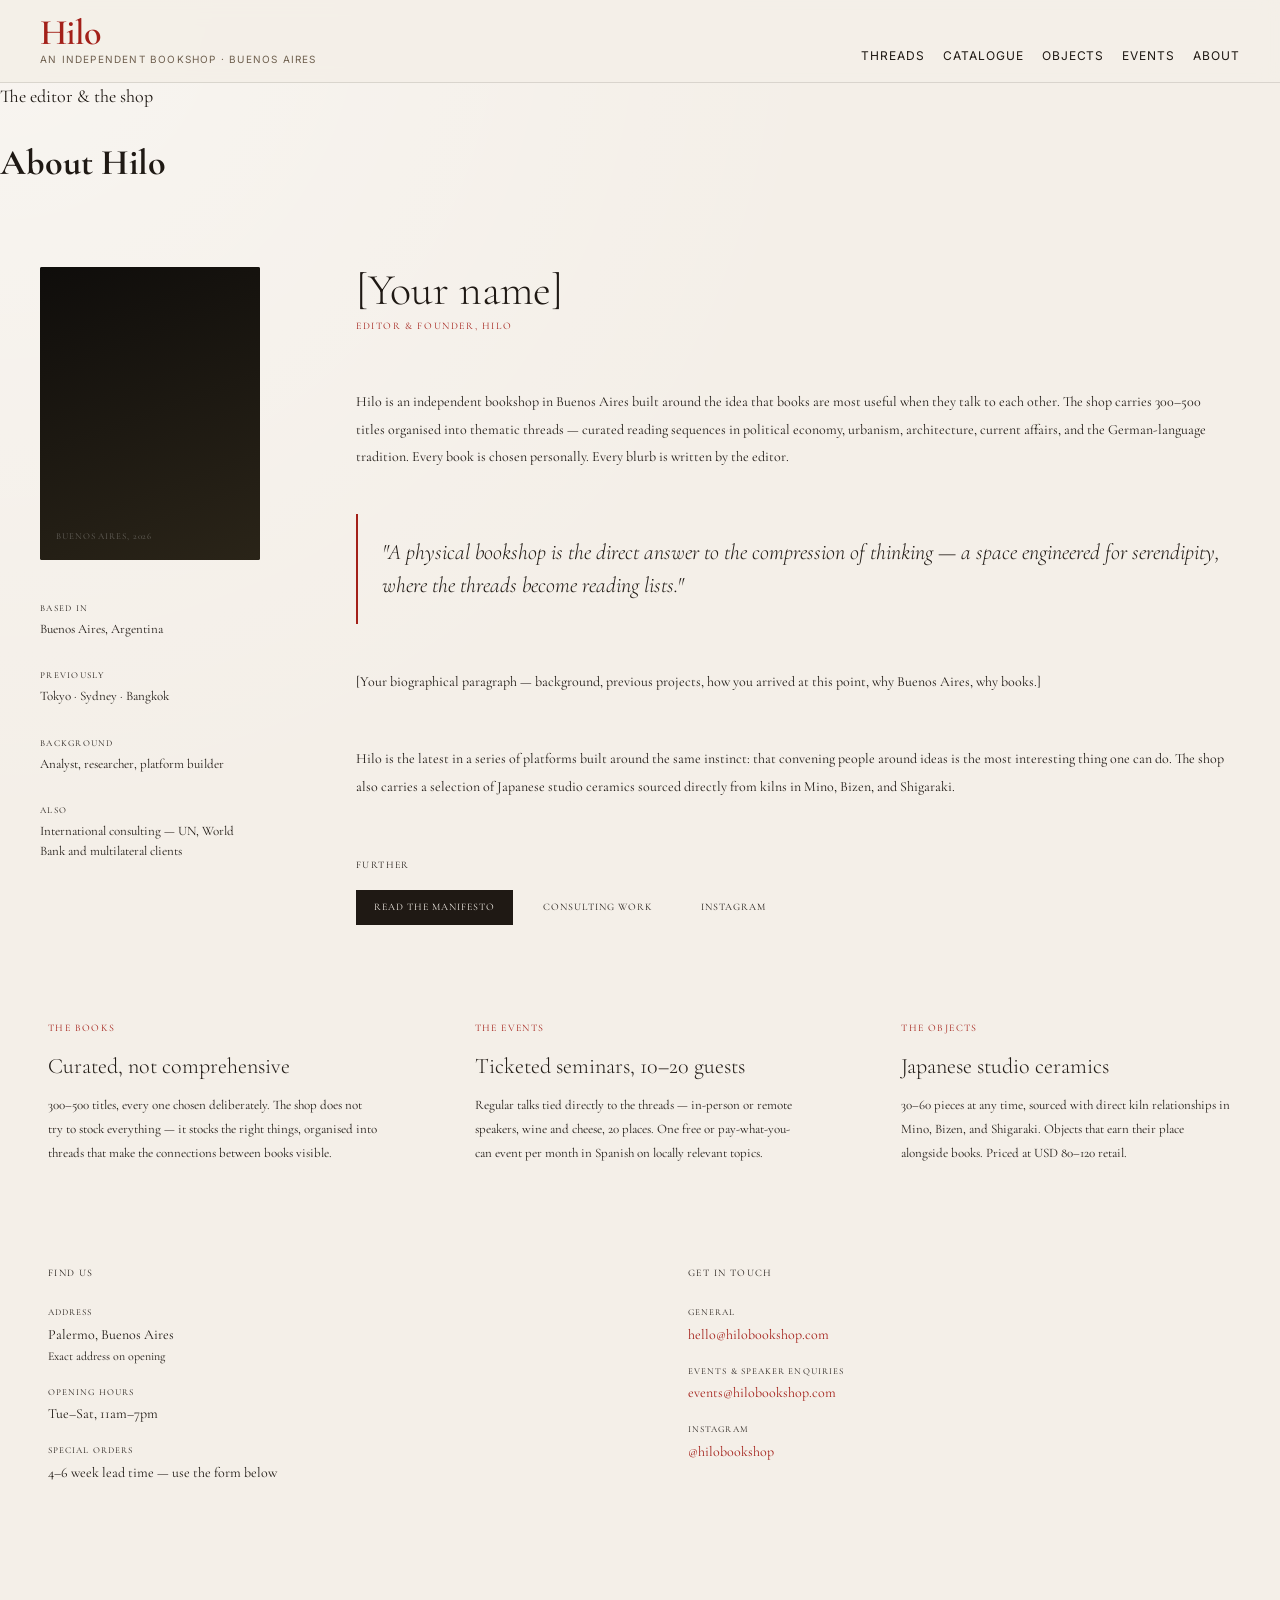
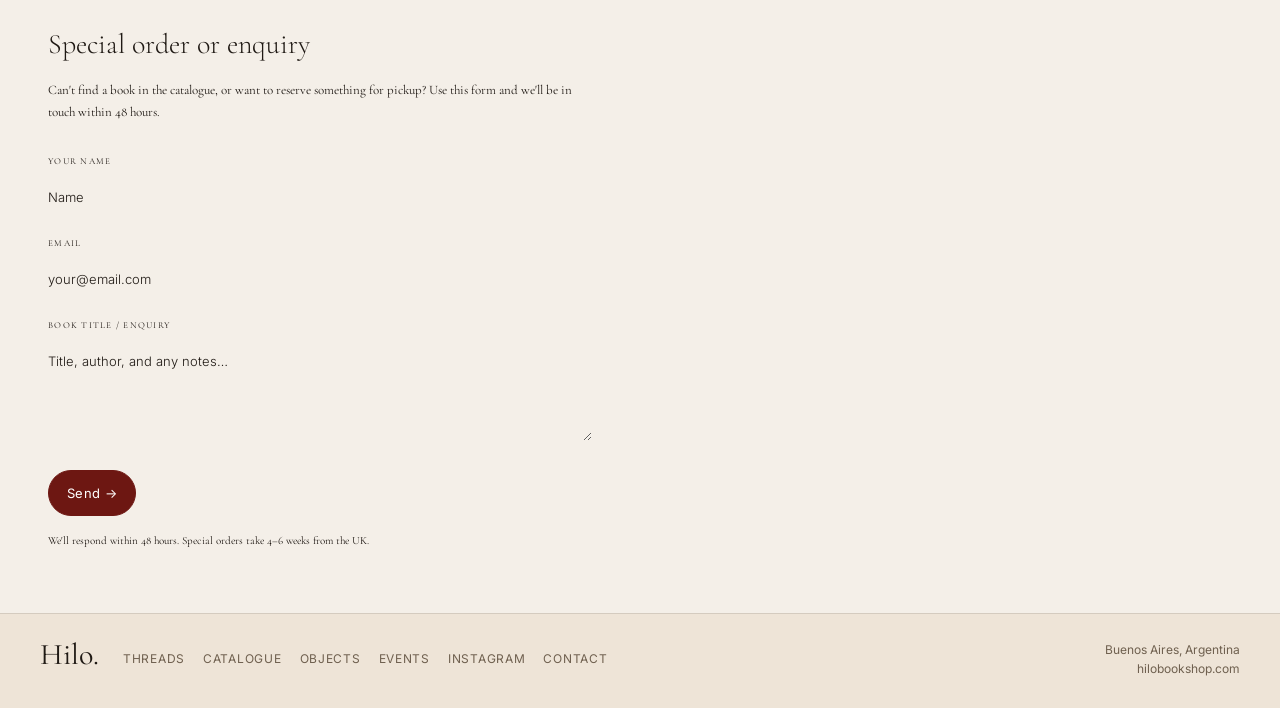
<file: about.html>
<!DOCTYPE html>
<html lang="en">
<head>
  <meta charset="UTF-8">
  <meta name="viewport" content="width=device-width, initial-scale=1.0">
  <title>About — Hilo Bookshop</title>
  <meta name="description" content="About Hilo — an independent bookshop in Buenos Aires built around threads of connected thinking.">
  <link rel="stylesheet" href="css/style.css">
  <style>
    /* ── Main grid: portrait sidebar + bio ── */
    .about-main {
      display: grid;
      grid-template-columns: 300px 1fr;
      border-bottom: 1px solid var(--border);
    }

    .about-sidebar {
      padding: 52px 40px;
      border-right: 1px solid var(--border);
    }

    .about-portrait {
      width: 100%;
      aspect-ratio: 3/4;
      background: #1a1612;
      border-radius: 2px;
      position: relative;
      overflow: hidden;
      display: flex;
      align-items: flex-end;
      padding: 16px;
      margin-bottom: 28px;
    }

    .about-portrait img {
      position: absolute;
      inset: 0;
      width: 100%;
      height: 100%;
      object-fit: cover;
    }

    .about-portrait-bg {
      position: absolute;
      inset: 0;
      background: linear-gradient(160deg, #0f0d0b 0%, #2a2418 100%);
    }

    .about-portrait-caption {
      position: relative;
      z-index: 1;
      font-size: 9px;
      letter-spacing: 0.1em;
      text-transform: uppercase;
      color: rgba(255,255,255,0.3);
    }

    .about-details { display: flex; flex-direction: column; gap: 16px; }

    .about-detail-row { border-top: 1px solid var(--border); padding-top: 14px; }

    .about-detail-label {
      font-size: 9px;
      letter-spacing: 0.14em;
      text-transform: uppercase;
      color: var(--muted);
      margin-bottom: 4px;
    }

    .about-detail-val { font-size: 13px; color: var(--ink); line-height: 1.5; }

    /* ── Bio content ── */
    .about-content { padding: 52px 56px; }

    .about-name {
      font-family: var(--serif);
      font-size: 44px;
      font-weight: 300;
      line-height: 1.05;
      margin-bottom: 6px;
    }

    .about-role {
      font-size: 10px;
      letter-spacing: 0.16em;
      text-transform: uppercase;
      color: var(--accent);
      margin-bottom: 40px;
    }

    .about-body {
      display: flex;
      flex-direction: column;
      gap: 22px;
      margin-bottom: 44px;
    }

    .about-body p {
      font-size: 14px;
      line-height: 1.95;
      color: var(--muted);
    }

    .about-body p strong { color: var(--ink); font-weight: 400; }

    .about-pullquote {
      border-left: 2px solid var(--accent);
      padding-left: 24px;
      margin: 8px 0;
    }

    .about-pullquote p {
      font-family: var(--serif);
      font-size: 22px;
      font-weight: 300;
      font-style: italic;
      line-height: 1.5;
      color: var(--ink) !important;
    }

    .about-links-heading {
      font-size: 10px;
      letter-spacing: 0.14em;
      text-transform: uppercase;
      color: var(--muted);
      margin-bottom: 16px;
    }

    .about-links { display: flex; gap: 12px; flex-wrap: wrap; }

    .about-link {
      font-size: 10px;
      letter-spacing: 0.1em;
      text-transform: uppercase;
      padding: 10px 18px;
      border: 1px solid var(--border);
      color: var(--ink);
      text-decoration: none;
      transition: border-color 0.2s;
    }

    .about-link:hover { border-color: var(--ink); }

    .about-link.primary {
      background: var(--ink);
      color: var(--paper);
      border-color: var(--ink);
    }

    .about-link.primary:hover { opacity: 0.75; }

    /* ── Three pillars ── */
    .pillars-section {
      display: grid;
      grid-template-columns: 1fr 1fr 1fr;
      border-bottom: 1px solid var(--border);
    }

    .pillar { padding: 44px 48px; }
    .pillar + .pillar { border-left: 1px solid var(--border); }

    .pillar-label {
      font-size: 10px;
      letter-spacing: 0.14em;
      text-transform: uppercase;
      color: var(--accent);
      margin-bottom: 16px;
    }

    .pillar-heading {
      font-family: var(--serif);
      font-size: 22px;
      font-weight: 300;
      margin-bottom: 14px;
      line-height: 1.2;
    }

    .pillar-text {
      font-size: 13px;
      line-height: 1.85;
      color: var(--muted);
    }

    /* ── Contact ── */
    .contact-section {
      display: grid;
      grid-template-columns: 1fr 1fr;
      border-bottom: 1px solid var(--border);
    }

    .contact-col { padding: 44px 48px; }
    .contact-col + .contact-col { border-left: 1px solid var(--border); }

    .contact-label {
      font-size: 10px;
      letter-spacing: 0.14em;
      text-transform: uppercase;
      color: var(--muted);
      margin-bottom: 24px;
      display: flex;
      align-items: center;
      gap: 12px;
    }

    .contact-label::after {
      content: '';
      flex: 1;
      height: 1px;
      background: var(--border);
    }

    .contact-item { margin-bottom: 20px; }

    .contact-item-label {
      font-size: 9px;
      letter-spacing: 0.12em;
      text-transform: uppercase;
      color: var(--muted);
      margin-bottom: 4px;
    }

    .contact-item-val { font-size: 14px; color: var(--ink); line-height: 1.5; }
    .contact-item-val a { color: var(--accent); text-decoration: none; }
    .contact-item-val a:hover { text-decoration: underline; }

    /* ── Order form ── */
    .order-form {
      padding: 52px 48px;
      border-bottom: 1px solid var(--border);
      max-width: 640px;
    }

    .order-form-title {
      font-family: var(--serif);
      font-size: 28px;
      font-weight: 300;
      margin-bottom: 8px;
    }

    .order-form-sub {
      font-size: 13px;
      color: var(--muted);
      line-height: 1.7;
      margin-bottom: 32px;
    }

    .form-row { margin-bottom: 20px; }

    .form-label {
      display: block;
      font-size: 9px;
      letter-spacing: 0.14em;
      text-transform: uppercase;
      color: var(--muted);
      margin-bottom: 8px;
    }

    .form-input,
    .form-textarea {
      width: 100%;
      padding: 12px 0;
      font-family: var(--sans);
      font-size: 13px;
      font-weight: 300;
      border: none;
      border-bottom: 1px solid var(--border);
      background: transparent;
      color: var(--ink);
      outline: none;
      transition: border-color 0.2s;
    }

    .form-input:focus,
    .form-textarea:focus { border-bottom-color: var(--ink); }

    .form-textarea { min-height: 100px; resize: vertical; }

    .form-input::placeholder,
    .form-textarea::placeholder { color: var(--muted); }

    .form-note {
      font-size: 11px;
      color: var(--muted);
      line-height: 1.6;
      margin-top: 16px;
    }
  </style>
</head>
<body>

<nav class="nav">
  <a href="index.html" class="nav-logo">
    <span class="nav-logo-main">Hilo</span>
    <span class="nav-logo-sub">An independent bookshop · Buenos Aires</span>
  </a>
  <ul class="nav-links">
    <li><a href="threads.html">Threads</a></li>
    <li><a href="catalogue.html">Catalogue</a></li>
    <li><a href="objects.html">Objects</a></li>
    <li><a href="events.html">Events</a></li>
    <li><a href="about.html" class="active">About</a></li>
  </ul>
</nav>

<div class="page-header">
  <div class="page-header-eyebrow">The editor & the shop</div>
  <h1 class="page-header-title">About Hilo</h1>
</div>

<!-- ── Bio ── -->
<div class="about-main">
  <div class="about-sidebar">
    <div class="about-portrait">
      <div class="about-portrait-bg"></div>
      <!-- Replace with: <img src="assets/portrait.jpg" alt="[Your name]"> -->
      <div class="about-portrait-caption">Buenos Aires, 2026</div>
    </div>
    <div class="about-details">
      <div class="about-detail-row">
        <div class="about-detail-label">Based in</div>
        <div class="about-detail-val">Buenos Aires, Argentina</div>
      </div>
      <div class="about-detail-row">
        <div class="about-detail-label">Previously</div>
        <div class="about-detail-val">Tokyo · Sydney · Bangkok</div>
      </div>
      <div class="about-detail-row">
        <div class="about-detail-label">Background</div>
        <div class="about-detail-val">Analyst, researcher, platform builder</div>
      </div>
      <div class="about-detail-row">
        <div class="about-detail-label">Also</div>
        <div class="about-detail-val">International consulting — UN, World Bank and multilateral clients</div>
      </div>
    </div>
  </div>

  <div class="about-content">
    <!-- !! Replace all placeholder text below with your own words !! -->
    <div class="about-name">[Your name]</div>
    <div class="about-role">Editor & founder, Hilo</div>

    <div class="about-body">
      <p>
        Hilo is an independent bookshop in Buenos Aires built around the idea that
        <strong>books are most useful when they talk to each other.</strong> The shop carries
        300–500 titles organised into thematic threads — curated reading sequences in
        political economy, urbanism, architecture, current affairs, and the German-language
        tradition. Every book is chosen personally. Every blurb is written by the editor.
      </p>

      <div class="about-pullquote">
        <p>
          "A physical bookshop is the direct answer to the compression of thinking — a
          space engineered for serendipity, where the threads become reading lists."
        </p>
      </div>

      <p>
        [Your biographical paragraph — background, previous projects, how you arrived at
        this point, why Buenos Aires, why books.]
      </p>

      <p>
        Hilo is the latest in a series of platforms built around the same instinct:
        that <strong>convening people around ideas is the most interesting thing one can do.</strong>
        The shop also carries a selection of <strong>Japanese studio ceramics</strong> sourced
        directly from kilns in Mino, Bizen, and Shigaraki.
      </p>
    </div>

    <div class="about-links-heading">Further</div>
    <div class="about-links">
      <a href="#" class="about-link primary">Read the manifesto</a>
      <a href="#" class="about-link">Consulting work</a>
      <a href="https://instagram.com/hilobookshop" target="_blank" rel="noopener" class="about-link">Instagram</a>
    </div>
  </div>
</div>

<!-- ── Three pillars ── -->
<div class="pillars-section">
  <div class="pillar">
    <div class="pillar-label">The books</div>
    <div class="pillar-heading">Curated, not comprehensive</div>
    <p class="pillar-text">
      300–500 titles, every one chosen deliberately. The shop does not try to stock
      everything — it stocks the right things, organised into threads that make the
      connections between books visible.
    </p>
  </div>
  <div class="pillar">
    <div class="pillar-label">The events</div>
    <div class="pillar-heading">Ticketed seminars, 10–20 guests</div>
    <p class="pillar-text">
      Regular talks tied directly to the threads — in-person or remote speakers,
      wine and cheese, 20 places. One free or pay-what-you-can event per month
      in Spanish on locally relevant topics.
    </p>
  </div>
  <div class="pillar">
    <div class="pillar-label">The objects</div>
    <div class="pillar-heading">Japanese studio ceramics</div>
    <p class="pillar-text">
      30–60 pieces at any time, sourced with direct kiln relationships in Mino,
      Bizen, and Shigaraki. Objects that earn their place alongside books.
      Priced at USD 80–120 retail.
    </p>
  </div>
</div>

<!-- ── Contact ── -->
<div class="contact-section" id="contact">
  <div class="contact-col">
    <div class="contact-label">Find us</div>
    <div class="contact-item">
      <div class="contact-item-label">Address</div>
      <div class="contact-item-val">
        Palermo, Buenos Aires<br>
        <span style="font-size:12px;color:var(--muted);">Exact address on opening</span>
      </div>
    </div>
    <div class="contact-item">
      <div class="contact-item-label">Opening hours</div>
      <div class="contact-item-val">Tue–Sat, 11am–7pm</div>
    </div>
    <div class="contact-item">
      <div class="contact-item-label">Special orders</div>
      <div class="contact-item-val">4–6 week lead time — use the form below</div>
    </div>
  </div>
  <div class="contact-col">
    <div class="contact-label">Get in touch</div>
    <div class="contact-item">
      <div class="contact-item-label">General</div>
      <div class="contact-item-val"><a href="mailto:hello@hilobookshop.com">hello@hilobookshop.com</a></div>
    </div>
    <div class="contact-item">
      <div class="contact-item-label">Events & speaker enquiries</div>
      <div class="contact-item-val"><a href="mailto:events@hilobookshop.com">events@hilobookshop.com</a></div>
    </div>
    <div class="contact-item">
      <div class="contact-item-label">Instagram</div>
      <div class="contact-item-val"><a href="https://instagram.com/hilobookshop" target="_blank" rel="noopener">@hilobookshop</a></div>
    </div>
  </div>
</div>

<!-- ── Special order / contact form (Tally embed) ── -->
<div class="order-form">
  <h2 class="order-form-title">Special order or enquiry</h2>
  <p class="order-form-sub">
    Can't find a book in the catalogue, or want to reserve something for pickup?
    Use this form and we'll be in touch within 48 hours.
  </p>
  <!--
    Replace the form below with your Tally embed code.
    Get it from: tally.so → New form → Share → Embed
    It will look like:
    <iframe data-tally-src="https://tally.so/embed/XXXXXX" ...></iframe>
    <script src="https://tally.so/widgets/embed.js"></script>

    For now, a simple mailto form is shown as placeholder:
  -->
  <form action="mailto:hello@hilobookshop.com" method="get" enctype="text/plain">
    <div class="form-row">
      <label class="form-label" for="form-name">Your name</label>
      <input class="form-input" type="text" id="form-name" name="name" placeholder="Name" required>
    </div>
    <div class="form-row">
      <label class="form-label" for="form-email">Email</label>
      <input class="form-input" type="email" id="form-email" name="email" placeholder="your@email.com" required>
    </div>
    <div class="form-row">
      <label class="form-label" for="form-message">Book title / enquiry</label>
      <textarea class="form-textarea" id="form-message" name="body"
                placeholder="Title, author, and any notes…"></textarea>
    </div>
    <button type="submit" class="btn btn-primary">Send →</button>
    <p class="form-note">
      We'll respond within 48 hours. Special orders take 4–6 weeks from the UK.
    </p>
  </form>
</div>

<footer class="footer">
  <a href="index.html" class="footer-logo">Hilo.</a>
  <ul class="footer-links">
    <li><a href="threads.html">Threads</a></li>
    <li><a href="catalogue.html">Catalogue</a></li>
    <li><a href="objects.html">Objects</a></li>
    <li><a href="events.html">Events</a></li>
    <li><a href="https://instagram.com/hilobookshop" target="_blank" rel="noopener">Instagram</a></li>
    <li><a href="about.html#contact">Contact</a></li>
  </ul>
  <div class="footer-address">Buenos Aires, Argentina<br>hilobookshop.com</div>
</footer>

</body>
</html>
</file>
<file: css/style.css>
@import url('https://fonts.googleapis.com/css2?family=Cormorant+Garamond:wght@400;500;600&family=Inter:wght@400;500;600&display=swap');

:root {
  --paper: #f4efe8;
  --paper-2: #efe6db;
  --paper-3: #e7dccf;
  --ink: #1f1914;
  --ink-soft: #463a30;
  --ink-faint: #6f604f;
  --line: rgba(31, 25, 20, 0.12);
  --line-strong: rgba(31, 25, 20, 0.22);
  --accent: #a32019;
  --accent-deep: #6d1712;
  --hero-bg: #1b1716;
  --shadow-soft: 0 12px 30px rgba(27, 20, 14, 0.07);
  --shadow-card: 0 16px 40px rgba(27, 20, 14, 0.08);
  --shadow-image: 0 12px 28px rgba(27, 20, 14, 0.12);
  --max-width: 1180px;
  --serif: "Cormorant Garamond", Georgia, serif;
  --sans: "Inter", system-ui, -apple-system, BlinkMacSystemFont, "Segoe UI", sans-serif;
}

*,
*::before,
*::after {
  box-sizing: border-box;
}

html {
  scroll-behavior: smooth;
}

body {
  margin: 0;
  background:
    radial-gradient(circle at top left, rgba(255, 255, 255, 0.38), transparent 32%),
    var(--paper);
  color: var(--ink);
  font-family: var(--serif);
  font-size: 18px;
  line-height: 1.55;
  text-rendering: optimizeLegibility;
  -webkit-font-smoothing: antialiased;
}

body::before {
  content: "";
  position: fixed;
  inset: 0;
  pointer-events: none;
  opacity: 0.05;
  mix-blend-mode: multiply;
  background-image: radial-gradient(rgba(31, 25, 20, 0.2) 0.45px, transparent 0.45px);
  background-size: 6px 6px;
}

a {
  color: inherit;
  text-decoration: none;
}

img {
  display: block;
  width: 100%;
  height: auto;
}

.home-container,
.intro-inner,
.threads-section,
.newsletter-section {
  width: min(calc(100% - 3rem), var(--max-width));
  margin: 0 auto;
}

.nav,
.nav-links a,
.nav-logo-sub,
.section-label,
.section-link,
.thread-meta,
.thread-counter,
.thread-books-label,
.object-caption,
.book-meta-author,
.event-month,
.footer-links a,
.footer-address,
.newsletter-input,
.newsletter-btn,
.btn,
.loading-state,
.empty-state {
  font-family: var(--sans);
}

.nav {
  position: sticky;
  top: 0;
  z-index: 50;
  display: flex;
  justify-content: space-between;
  align-items: flex-end;
  gap: 24px;
  padding: 16px 40px 14px;
  border-bottom: 1px solid var(--line);
  background: rgba(244, 239, 232, 0.92);
  backdrop-filter: blur(10px);
}

.nav-logo {
  display: flex;
  flex-direction: column;
  gap: 2px;
  min-width: 0;
}

.nav-logo-main {
  font-family: var(--serif);
  font-size: 36px;
  line-height: 0.95;
  font-weight: 600;
  letter-spacing: -0.03em;
  color: var(--accent);
}

.nav-logo-sub {
  font-size: 10px;
  letter-spacing: 0.12em;
  text-transform: uppercase;
  color: var(--ink-faint);
}

.nav-links {
  list-style: none;
  display: flex;
  flex-wrap: wrap;
  gap: 18px;
  margin: 0;
  padding: 0;
}

.nav-links a {
  font-size: 12px;
  letter-spacing: 0.08em;
  text-transform: uppercase;
  color: var(--ink);
  transition: color 0.2s ease;
}

.nav-links a:hover {
  color: var(--accent);
}

.home-shell {
  position: relative;
}

.btn {
  display: inline-flex;
  align-items: center;
  justify-content: center;
  min-height: 46px;
  padding: 0 18px;
  border-radius: 999px;
  border: 1px solid var(--line-strong);
  font-size: 13px;
  letter-spacing: 0.03em;
  transition: transform 0.18s ease, background 0.18s ease, border-color 0.18s ease, color 0.18s ease;
}

.btn:hover {
  transform: translateY(-1px);
}

.btn-primary {
  color: #fff;
  background: var(--accent-deep);
  border-color: var(--accent-deep);
}

.btn-primary:hover {
  background: var(--accent);
  border-color: var(--accent);
}

.btn-secondary {
  background: rgba(255, 255, 255, 0.34);
  color: #f4efe8;
  border-color: rgba(255, 255, 255, 0.18);
}

.btn-secondary:hover {
  background: rgba(255, 255, 255, 0.52);
}

.intro-band {
  background: var(--hero-bg);
  color: #f4efe8;
  padding: 22px 0 18px;
  border-bottom: 1px solid rgba(255, 255, 255, 0.08);
}

.intro-eyebrow {
  font-size: 10px;
  letter-spacing: 0.14em;
  text-transform: uppercase;
  opacity: 0.72;
  margin: 0 0 10px;
}

.intro-grid {
  display: grid;
  grid-template-columns: minmax(0, 1.18fr) minmax(420px, 0.82fr);
  gap: 64px;
  align-items: start;
}

.intro-title {
  font-family: var(--serif);
  font-size: clamp(34px, 3.8vw, 54px);
  line-height: 1.03;
  letter-spacing: -0.03em;
  margin: 0;
  max-width: 18ch;
  text-wrap: balance;
}

.intro-title em {
  font-style: italic;
  color: var(--accent);
}

.intro-right {
  font-size: 15px;
  line-height: 1.68;
  max-width: 48ch;
  opacity: 0.9;
  padding-top: 2px;
}

.intro-right p {
  margin: 0 0 14px;
}

.intro-right p:last-child {
  margin-bottom: 0;
}

.intro-actions {
  display: flex;
  gap: 12px;
  flex-wrap: wrap;
  margin-top: 18px;
}

.threads-section {
  padding: 16px 0 0;
}

.section-top {
  display: flex;
  align-items: center;
  justify-content: space-between;
  gap: 14px;
  margin-bottom: 12px;
}

.section-link {
  font-size: 12px;
  letter-spacing: 0.08em;
  text-transform: uppercase;
  color: var(--ink-faint);
  border-bottom: 1px solid rgba(31, 25, 20, 0.18);
  padding-bottom: 2px;
}

.section-link:hover,
.link-accent:hover,
.home-section-link:hover {
  color: var(--ink);
  border-color: rgba(31, 25, 20, 0.38);
}

.section-label-dark {
  display: inline-block;
  background: var(--hero-bg);
  color: #f4efe8;
  padding: 7px 12px 6px;
  border-radius: 999px;
  font-size: 10px;
  letter-spacing: 0.14em;
  text-transform: uppercase;
  line-height: 1;
}

.thread-card-shell {
  background:
    linear-gradient(180deg, rgba(255, 255, 255, 0.42), rgba(255, 255, 255, 0.18)),
    var(--paper-2);
  border: 1px solid rgba(29, 26, 23, 0.1);
  border-radius: 24px;
  padding: 28px 30px 26px;
  box-shadow: 0 12px 32px rgba(28, 22, 17, 0.06);
}

.thread-shell {
  display: block;
}

.thread-feature {
  display: grid;
  grid-template-columns: 74px minmax(0, 1fr);
  gap: 24px;
  align-items: start;
}

.thread-number {
  font-size: 58px;
  line-height: 0.9;
  font-family: var(--serif);
  color: #8b7056;
}

.thread-head {
  display: flex;
  justify-content: space-between;
  align-items: flex-start;
  gap: 20px;
  margin-bottom: 12px;
}

.thread-title {
  margin: 0 0 8px;
  max-width: 20ch;
  font-size: 36px;
  line-height: 0.98;
  font-family: var(--serif);
  font-weight: 500;
  letter-spacing: -0.03em;
}

.thread-meta,
.thread-counter,
.thread-books-label,
.book-meta-author,
.object-caption,
.event-month,
.loading-state,
.empty-state {
  font-size: 11px;
  letter-spacing: 0.1em;
  text-transform: uppercase;
  color: var(--ink-faint);
}

.thread-nav {
  display: inline-flex;
  gap: 8px;
  flex-shrink: 0;
}

.thread-nav button {
  appearance: none;
  width: 38px;
  height: 38px;
  border-radius: 999px;
  border: 1px solid var(--line-strong);
  background: rgba(255, 255, 255, 0.56);
  color: var(--ink);
  cursor: pointer;
  transition: transform 0.18s ease, background 0.18s ease, border-color 0.18s ease;
}

.thread-nav button:hover {
  transform: translateY(-1px);
  background: rgba(255, 255, 255, 0.86);
  border-color: rgba(31, 25, 20, 0.28);
}

.thread-nav button:disabled {
  opacity: 0.38;
  cursor: default;
  transform: none;
}

.thread-excerpt {
  max-width: 58ch;
  margin: 0 0 18px;
  font-size: 17px;
  line-height: 1.46;
  color: var(--ink-soft);
}

.thread-books-wrap {
  margin: 0 0 18px;
}

.thread-books {
  display: grid;
  grid-template-columns: repeat(6, minmax(0, 1fr));
  gap: 12px;
}

.thread-book-thumb {
  display: block;
  min-width: 0;
}

.thread-book-thumb-image {
  overflow: hidden;
  aspect-ratio: 0.72;
  border-radius: 6px;
  border: 1px solid rgba(31, 25, 20, 0.06);
  background: linear-gradient(135deg, #d9ccbd 0%, #eadfd3 100%);
  box-shadow: var(--shadow-soft);
  margin-bottom: 8px;
  transition: transform 0.2s ease, box-shadow 0.2s ease;
}

.thread-book-thumb:hover .thread-book-thumb-image {
  transform: translateY(-2px);
  box-shadow: 0 14px 26px rgba(27, 20, 14, 0.12);
}

.thread-book-thumb-image img {
  width: 100%;
  height: 100%;
  object-fit: cover;
}

.thread-book-thumb-title {
  display: -webkit-box;
  -webkit-box-orient: vertical;
  -webkit-line-clamp: 2;
  overflow: hidden;
  font-size: 13px;
  line-height: 1.3;
  color: var(--ink-soft);
}

.thread-footer {
  display: flex;
  flex-wrap: wrap;
  align-items: center;
  gap: 12px 18px;
}

.link-accent,
.home-section-link {
  font-size: 12px;
  letter-spacing: 0.08em;
  text-transform: uppercase;
  color: var(--ink-faint);
  border-bottom: 1px solid rgba(31, 25, 20, 0.18);
  padding-bottom: 2px;
}

.shop-image-section {
  width: 100%;
  margin: 28px 0 0;
}

.shop-image-section img {
  width: 100%;
  height: 66vh;
  object-fit: cover;
  display: block;
}

.home-section {
  padding: 40px 0;
}

.home-acquisitions-section,
.home-split-zone,
.home-newsletter-section {
  border-top: 1px solid var(--line);
}

.home-section-top {
  display: flex;
  align-items: end;
  justify-content: space-between;
  gap: 18px;
  margin-bottom: 20px;
}

.home-section-label {
  margin-bottom: 8px;
  font-size: 10px;
  letter-spacing: 0.16em;
  text-transform: uppercase;
  color: var(--accent);
}

.home-section-title {
  margin: 0;
  font-size: clamp(30px, 3vw, 42px);
  line-height: 0.98;
  font-weight: 500;
  letter-spacing: -0.03em;
}

.home-books-row {
  display: grid;
  grid-template-columns: repeat(4, minmax(0, 1fr));
  gap: 18px;
}

.book-card {
  display: grid;
  grid-template-columns: 82px minmax(0, 1fr);
  gap: 16px;
  min-width: 0;
  padding: 16px;
  border: 1px solid var(--line);
  border-radius: 14px;
  background: rgba(255, 255, 255, 0.24);
  transition: transform 0.18s ease, border-color 0.18s ease, background 0.18s ease;
}

.book-card:hover {
  transform: translateY(-2px);
  border-color: rgba(31, 25, 20, 0.2);
  background: rgba(255, 255, 255, 0.34);
}

.book-cover {
  width: 82px;
  aspect-ratio: 0.72;
  overflow: hidden;
  border-radius: 6px;
  background: #e4d7c8;
  box-shadow: var(--shadow-soft);
}

.book-cover img {
  width: 100%;
  height: 100%;
  object-fit: cover;
  transition: transform 0.24s ease;
}

.book-card:hover .book-cover img {
  transform: scale(1.03);
}

.book-cover-fallback {
  width: 100%;
  height: 100%;
  background: linear-gradient(135deg, #d8cbbb 0%, #efe5da 100%);
}

.book-meta-title {
  margin-bottom: 5px;
  font-size: 23px;
  line-height: 1;
  letter-spacing: -0.02em;
}

.book-note {
  font-size: 15px;
  line-height: 1.45;
  color: var(--ink-soft);
  display: -webkit-box;
  -webkit-box-orient: vertical;
  -webkit-line-clamp: 5;
  overflow: hidden;
}

.home-split-grid {
  display: grid;
  grid-template-columns: 1fr 1fr;
  gap: 20px;
}

.home-panel {
  padding: 22px 22px 20px;
  border: 1px solid var(--line);
  border-radius: 16px;
  background:
    linear-gradient(180deg, rgba(255, 255, 255, 0.3), rgba(255, 255, 255, 0.12)),
    var(--paper-2);
}

.event-date {
  font-size: 56px;
  line-height: 0.88;
  color: #8b7056;
}

.event-title {
  margin: 0 0 10px;
  max-width: 20ch;
  font-size: 30px;
  line-height: 1;
  letter-spacing: -0.02em;
}

.event-details {
  max-width: 44ch;
  margin-bottom: 16px;
  font-size: 17px;
  line-height: 1.46;
  color: var(--ink-soft);
}

.objects-grid {
  display: grid;
  grid-template-columns: repeat(3, minmax(0, 1fr));
  gap: 12px;
  margin-bottom: 14px;
}

.object-item img,
.object-item > div {
  overflow: hidden;
  aspect-ratio: 1 / 1;
  border-radius: 8px;
  background: #ddd3c7;
  box-shadow: var(--shadow-soft);
  transition: transform 0.2s ease;
}

.object-item:hover img,
.object-item:hover > div {
  transform: scale(1.03);
}

.object-caption {
  margin-top: 8px;
}

.home-panel-link {
  display: inline-block;
}

.newsletter-section {
  padding: 34px 0 44px;
}

.home-newsletter-grid {
  display: grid;
  grid-template-columns: minmax(0, 1fr) auto;
  gap: 24px;
  align-items: center;
  padding: 26px 28px;
  border: 1px solid var(--line);
  border-radius: 18px;
  background: linear-gradient(180deg, rgba(255, 255, 255, 0.32), rgba(255, 255, 255, 0.14)), var(--paper-3);
}

.newsletter-heading {
  margin-bottom: 8px;
  font-size: 38px;
  line-height: 0.98;
  letter-spacing: -0.03em;
}

.newsletter-sub {
  max-width: 44ch;
  margin: 0;
  font-size: 17px;
  line-height: 1.46;
  color: var(--ink-soft);
}

.newsletter-form {
  display: flex;
  flex-wrap: wrap;
  gap: 10px;
  align-items: center;
}

.newsletter-input {
  min-width: 300px;
  min-height: 48px;
  padding: 0 15px;
  border: 1px solid var(--line-strong);
  border-radius: 999px;
  background: rgba(255, 255, 255, 0.72);
  color: var(--ink);
}

.newsletter-input:focus {
  outline: 2px solid rgba(79, 52, 33, 0.18);
  outline-offset: 2px;
}

.newsletter-btn {
  min-height: 48px;
  padding: 0 18px;
  border: 1px solid var(--accent-deep);
  border-radius: 999px;
  background: var(--accent-deep);
  color: #fff;
  font-size: 13px;
  letter-spacing: 0.04em;
  cursor: pointer;
  transition: background 0.18s ease, border-color 0.18s ease, transform 0.18s ease;
}

.newsletter-btn:hover {
  transform: translateY(-1px);
  background: var(--accent);
  border-color: var(--accent);
}

.footer {
  display: grid;
  grid-template-columns: auto 1fr auto;
  gap: 24px;
  align-items: start;
  padding: 26px 40px 30px;
  border-top: 1px solid var(--line);
  background: #eee4d7;
}

.footer-logo {
  font-family: var(--serif);
  font-size: 30px;
  line-height: 1;
}

.footer-links {
  list-style: none;
  display: flex;
  flex-wrap: wrap;
  gap: 10px 18px;
  margin: 4px 0 0;
  padding: 0;
}

.footer-links a {
  font-size: 12px;
  letter-spacing: 0.06em;
  text-transform: uppercase;
  color: var(--ink-faint);
}

.footer-links a:hover {
  color: var(--ink);
}

.footer-address {
  font-size: 12px;
  line-height: 1.6;
  text-align: right;
  color: var(--ink-faint);
}

.loading-state,
.empty-state {
  padding: 8px 0;
}

@media (max-width: 1120px) {
  .intro-grid {
    grid-template-columns: minmax(0, 1fr) minmax(340px, 0.8fr);
    gap: 40px;
  }

  .home-books-row {
    grid-template-columns: repeat(2, minmax(0, 1fr));
  }

  .thread-books {
    grid-template-columns: repeat(5, minmax(0, 1fr));
  }
}

@media (max-width: 900px) {
  .home-container,
  .intro-inner,
  .threads-section,
  .newsletter-section {
    width: min(calc(100% - 2rem), var(--max-width));
  }

  .nav {
    padding: 14px 18px 12px;
    align-items: flex-start;
    gap: 10px;
    flex-direction: column;
  }

  .nav-logo-main {
    font-size: 32px;
  }

  .nav-logo-sub {
    font-size: 9px;
    letter-spacing: 0.1em;
  }

  .nav-links {
    gap: 8px 14px;
  }

  .nav-links a {
    font-size: 11px;
  }

  .intro-band {
    padding: 18px 0 16px;
  }

  .intro-eyebrow {
    margin: 0 0 8px;
    font-size: 9px;
  }

  .intro-grid {
    grid-template-columns: 1fr;
    gap: 16px;
  }

  .intro-title {
    font-size: 34px;
    line-height: 1.04;
    max-width: none;
    text-wrap: pretty;
  }

  .intro-right {
    max-width: 100%;
    font-size: 14px;
    line-height: 1.6;
    padding-top: 0;
  }

  .intro-actions {
    margin-top: 14px;
    gap: 10px;
  }

  .intro-actions .btn {
    width: auto;
    padding: 0.72rem 1rem;
    font-size: 0.95rem;
  }

  .threads-section {
    padding-top: 14px;
  }

  .section-top {
    margin-bottom: 10px;
    gap: 12px;
  }

  .thread-card-shell {
    padding: 18px 16px 16px;
    border-radius: 16px;
  }

  .thread-feature {
    grid-template-columns: 1fr;
    gap: 10px;
  }

  .thread-number {
    font-size: 34px;
    line-height: 0.9;
  }

  .thread-head {
    flex-direction: column;
    align-items: flex-start;
    gap: 10px;
  }

  .thread-title {
    font-size: 24px;
    line-height: 1.05;
  }

  .thread-excerpt {
    font-size: 13px;
    line-height: 1.58;
  }

  .thread-books {
    grid-template-columns: repeat(3, minmax(0, 1fr));
    gap: 10px;
  }

  .shop-image-section img {
    height: 42vh;
  }

  .home-split-grid,
  .home-newsletter-grid {
    grid-template-columns: 1fr;
    gap: 18px;
  }

  .home-books-row {
    grid-template-columns: 1fr;
    gap: 10px;
  }

  .objects-grid {
    grid-template-columns: repeat(2, 1fr);
    gap: 10px;
  }

  .newsletter-section {
    padding: 24px 0 30px;
  }

  .newsletter-form {
    flex-direction: column;
    align-items: stretch;
  }

  .newsletter-input,
  .newsletter-btn {
    width: 100%;
    min-width: 0;
  }

  .footer {
    grid-template-columns: 1fr;
    padding: 20px 18px;
    gap: 14px;
  }

  .footer-address {
    text-align: left;
  }
}

@media (max-width: 520px) {
  .thread-books {
    grid-template-columns: repeat(2, minmax(0, 1fr));
  }

  .intro-title {
    font-size: 30px;
  }

  .book-card {
    grid-template-columns: 72px minmax(0, 1fr);
    padding: 14px;
  }

  .book-cover {
    width: 72px;
  }

  .book-meta-title {
    font-size: 21px;
  }

  .event-title,
  .newsletter-heading {
    font-size: 28px;
  }
}
</file>
